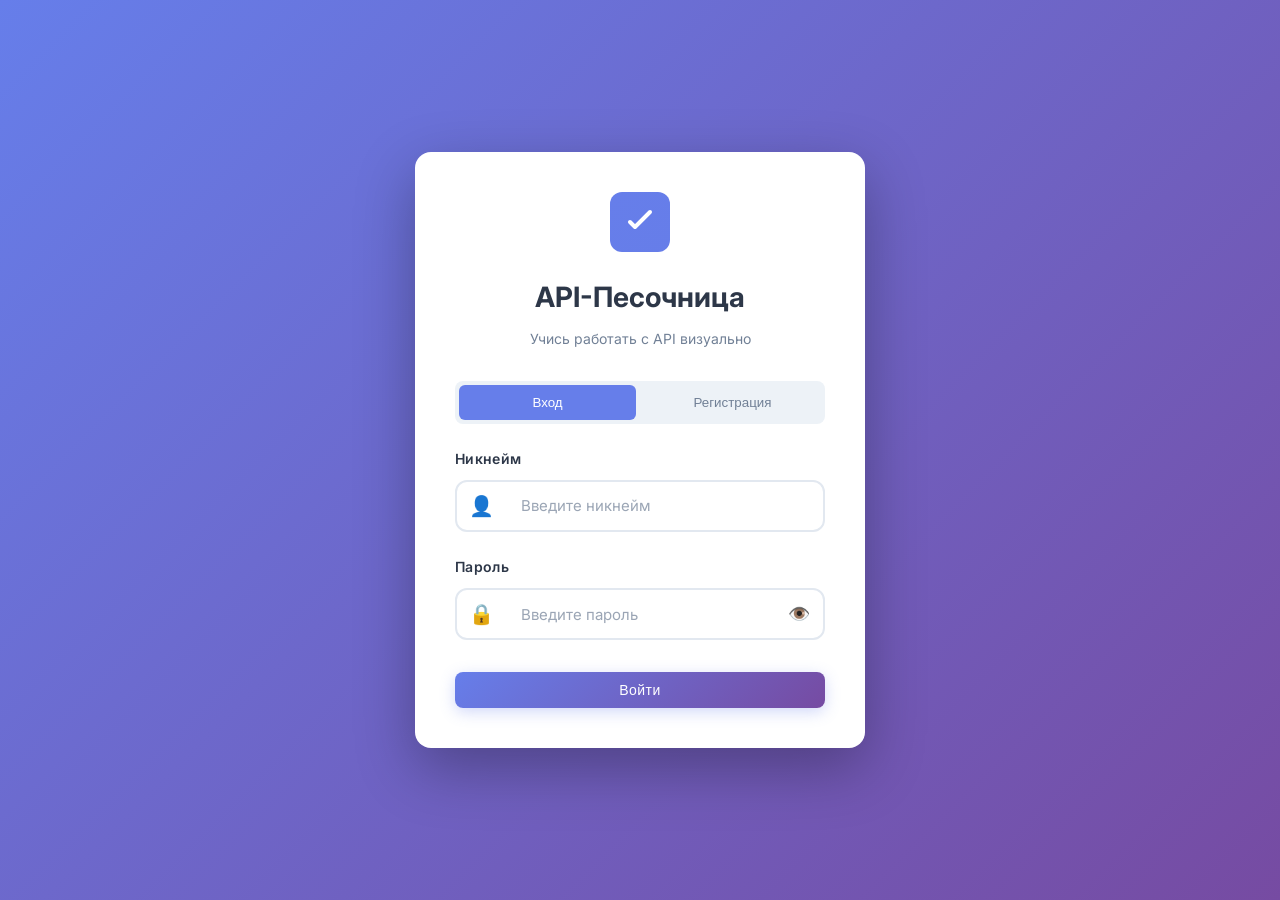
<file: index.html>
<!DOCTYPE html>
<html lang="ru">
<head>
    <meta charset="UTF-8">
    <meta name="viewport" content="width=device-width, initial-scale=1.0">
    <meta http-equiv="X-UA-Compatible" content="IE=edge">
    <title>API-Песочница - Визуальное тестирование API без программирования</title>
    <meta name="description" content="Интерактивная веб-платформа для тестирования API. Работайте с OpenAI, Telegram, VK, GitHub, Discord и другими API без написания кода. Конструктор HTTP запросов, визуальный интерфейс, обучение REST API.">
    <meta name="keywords" content="API, песочница, тестирование API, визуальный интерфейс, REST, HTTP запросы, разработка, обучение, OpenAI, Telegram, VK, GitHub, Discord, web-платформа, JSON, запрос, ответ, ключ API, авторизация, endpoint, статус-код, разработчики, обучение API, конструктор запросов, код без программирования, backend, frontend, Postman альтернатива, HTTP клиент, тест API, web-инструмент">
    <meta name="author" content="API-Песочница">
    <meta name="robots" content="index, follow">
    <meta name="language" content="Russian">
    <meta property="og:type" content="website">
    <meta property="og:title" content="API-Песочница - Визуальное тестирование API">
    <meta property="og:description" content="Интерактивная платформа для работы с API без программирования. Тестируйте OpenAI, Telegram, GitHub и другие API визуально.">
    <meta property="og:image" content="/favicon.png">
    <meta name="twitter:card" content="summary_large_image">
    <meta name="twitter:title" content="API-Песочница - Тестирование API визуально">
    <meta name="twitter:description" content="Интерактивная платформа для работы с API. Обучение REST API, конструктор запросов, без программирования.">
    <link rel="icon" type="image/svg+xml" href="/favicon.svg">
    <link rel="icon" type="image/png" sizes="32x32" href="/favicon-32x32.png">
    <link rel="icon" type="image/png" sizes="16x16" href="/favicon-16x16.png">
    <link rel="apple-touch-icon" sizes="180x180" href="/apple-touch-icon.png">
    <link rel="manifest" href="/site.webmanifest">
    <link rel="stylesheet" href="styles.css">
    <link rel="preconnect" href="https://fonts.googleapis.com">
    <link rel="preconnect" href="https://fonts.gstatic.com" crossorigin>
    <link href="https://fonts.googleapis.com/css2?family=Inter:wght@400;500;600;700&display=swap" rel="stylesheet">
    <link rel="canonical" href="https://yourdomain.com/">
</head>
<body>

    <div id="authScreen" class="auth-screen">
        <div class="auth-container">
            <div class="auth-logo">
                <svg width="60" height="60" viewBox="0 0 60 60" fill="none">
                    <rect width="60" height="60" rx="12" fill="url(#gradient)"/>
                    <path d="M20 30L25 35L40 20" stroke="white" stroke-width="4" stroke-linecap="round" stroke-linejoin="round"/>
                    <defs>
                        <linearGradient id="gradient" x1="0" y1="0" x2="60" y2="60">
                            <stop stop-color="#667eea"/>
                            <stop offset="1" stop-color="#764ba2"/>
                        </linearGradient>
                    </defs>
                </svg>
                <h1>API-Песочница</h1>
                <p>Учись работать с API визуально</p>
            </div>
            <div class="auth-tabs">
                <button class="auth-tab active" data-tab="login">Вход</button>
                <button class="auth-tab" data-tab="register">Регистрация</button>
            </div>
            <div id="loginForm" class="auth-form active">
                <div class="form-group">
                    <label for="loginUsername">Никнейм</label>
                    <div class="input-wrapper">
                        <span class="input-icon">👤</span>
                        <input type="text" id="loginUsername" class="auth-input" placeholder="Введите никнейм" autocomplete="username">
                    </div>
                </div>
                <div class="form-group">
                    <label for="loginPassword">Пароль</label>
                    <div class="input-wrapper">
                        <span class="input-icon">🔒</span>
                        <input type="password" id="loginPassword" class="auth-input" placeholder="Введите пароль" autocomplete="current-password">
                        <button type="button" class="toggle-password" onclick="togglePassword('loginPassword')" title="Показать/скрыть пароль">👁️</button>
                    </div>
                </div>
                <button class="btn-primary btn-auth" onclick="login()">Войти</button>
                <div id="loginError" class="error-message"></div>
            </div>
            <div id="registerForm" class="auth-form">
                <div class="form-group">
                    <label for="registerUsername">Никнейм</label>
                    <div class="input-wrapper">
                        <span class="input-icon">👤</span>
                        <input type="text" id="registerUsername" class="auth-input" placeholder="Минимум 3 символа" autocomplete="username">
                    </div>
                </div>
                <div class="form-group">
                    <label for="registerPassword">Пароль</label>
                    <div class="input-wrapper">
                        <span class="input-icon">🔒</span>
                        <input type="password" id="registerPassword" class="auth-input" placeholder="Минимум 6 символов" autocomplete="new-password">
                        <button type="button" class="toggle-password" onclick="togglePassword('registerPassword')" title="Показать/скрыть пароль">👁️</button>
                    </div>
                </div>
                <button class="btn-primary btn-auth" onclick="register()">Зарегистрироваться</button>
                <div id="registerError" class="error-message"></div>
            </div>
        </div>
    </div>
    <div id="mainApp" class="main-app" style="display: none;">
        <header class="header">
            <div class="header-content">
                <div class="logo">
                    <svg width="40" height="40" viewBox="0 0 60 60" fill="none">
                        <rect width="60" height="60" rx="12" fill="url(#gradient2)"/>
                        <path d="M20 30L25 35L40 20" stroke="white" stroke-width="4" stroke-linecap="round" stroke-linejoin="round"/>
                        <defs>
                            <linearGradient id="gradient2" x1="0" y1="0" x2="60" y2="60">
                                <stop stop-color="#667eea"/>
                                <stop offset="1" stop-color="#764ba2"/>
                            </linearGradient>
                        </defs>
                    </svg>
                    <span>API-Песочница</span>
                </div>
                <div class="header-actions">
                    <button class="theme-toggle" onclick="toggleTheme()" title="Сменить тему">
                        <span class="theme-icon">🌙</span>
                    </button>
                    <div class="user-info">
                        <span id="usernameDisplay"></span>
                        <button class="btn-secondary" onclick="logout()">Выйти</button>
                    </div>
                </div>
            </div>
        </header>
        <nav class="main-nav">
            <button class="nav-btn active" data-view="playground">
                <span class="nav-icon">🚀</span>
                Песочница
            </button>
            <button class="nav-btn" data-view="saved">
                <span class="nav-icon">💾</span>
                Сохранённые
            </button>
            <button class="nav-btn" data-view="tutorials">
                <span class="nav-icon">📚</span>
                Обучение
            </button>
            <button class="nav-btn" data-view="ratings">
                <span class="nav-icon">⭐</span>
                Рейтинг API
            </button>
            <button class="nav-btn" data-view="history">
                <span class="nav-icon">📊</span>
                История
            </button>
        </nav>
        <main class="main-content">
            <div id="playgroundView" class="view active">
                <div class="api-selector-section">
                    <label class="section-label" for="apiSelector">Выберите API</label>
                    <select id="apiSelector" class="api-selector" onchange="changeAPI()" title="Выберите API для работы" aria-label="Выберите API для работы">
                        <option value="">-- Выберите API --</option>
                        <option value="OpenAI">OpenAI (ChatGPT)</option>
                        <option value="Telegram">Telegram Bot API</option>
                        <option value="VK">VK API</option>
                        <option value="GitHub">GitHub API</option>
                        <option value="Discord">Discord API</option>
                        <option value="Twitter">Twitter API</option>
                        <option value="Google Maps">Google Maps API</option>
                        <option value="Stripe">Stripe API</option>
                        <option value="Spotify">Spotify API</option>
                        <option value="YouTube">YouTube Data API</option>
                    </select>
                </div>
                <div id="apiPlayground" class="api-playground" style="display: none;">
                    <div class="card">
                        <div class="card-header">
                            <h3>🔑 API Ключ</h3>
                            <button class="btn-help" onclick="showHelp('apiKey')" title="Что это?">?</button>
                        </div>
                        <div class="card-body">
                            <div class="input-group">
                                <input type="password" id="apiKeyInput" class="input-field" placeholder="Введите ваш API ключ">
                                <button class="btn-icon" onclick="toggleApiKeyVisibility()" title="Показать/скрыть">👁️</button>
                                <button class="btn-secondary" onclick="saveApiKey()">Сохранить</button>
                            </div>
                            <p class="hint">Ключ будет сохранён в вашем аккаунте и зашифрован</p>
                        </div>
                    </div>
                    <div class="card">
                        <div class="card-header">
                            <h3>🔧 Конструктор запроса</h3>
                        </div>
                        <div class="card-body">
                            <div class="form-group">
                                <label for="httpMethod">HTTP Метод</label>
                                <select id="httpMethod" class="select-field" title="Выберите HTTP метод запроса" aria-label="Выберите HTTP метод запроса">
                                    <option value="GET">GET</option>
                                    <option value="POST">POST</option>
                                    <option value="PUT">PUT</option>
                                    <option value="DELETE">DELETE</option>
                                    <option value="PATCH">PATCH</option>
                                </select>
                            </div>
                            <div class="form-group">
                                <label>
                                    Endpoint URL
                                    <button class="btn-help-inline" onclick="showHelp('endpoint')">?</button>
                                </label>
                                <input type="text" id="endpointUrl" class="input-field" placeholder="https://api.example.com/endpoint">
                            </div>
                            <div class="form-group">
                                <label>
                                    Заголовки (Headers)
                                    <button class="btn-help-inline" onclick="showHelp('headers')">?</button>
                                </label>
                                <textarea id="headersInput" class="textarea-field" rows="4" placeholder='{"Content-Type": "application/json"}'></textarea>
                            </div>
                            <div class="form-group" id="bodyGroup">
                                <label>
                                    Тело запроса (Body)
                                    <button class="btn-help-inline" onclick="showHelp('body')">?</button>
                                </label>
                                <textarea id="bodyInput" class="textarea-field" rows="6" placeholder='{"key": "value"}'></textarea>
                            </div>
                            <div class="button-group">
                                <button class="btn-primary btn-large" onclick="sendRequest()">
                                    🚀 Отправить запрос
                                </button>
                                <button class="btn-secondary" onclick="saveCurrentRequest()">
                                    💾 Сохранить
                                </button>
                                <button class="btn-secondary" onclick="clearForm()">
                                    🗑️ Очистить
                                </button>
                            </div>
                        </div>
                    </div>
                    <div class="card">
                        <div class="card-header">
                            <h3>📜 Предпросмотр запроса</h3>
                        </div>
                        <div class="card-body">
                            <pre id="requestPreview" class="code-block">Заполните форму выше для формирования запроса...</pre>
                        </div>
                    </div>
                    <div class="card" id="responseCard" style="display: none;">
                        <div class="card-header">
                            <h3>📩 Ответ от API</h3>
                            <div class="response-meta">
                                <span class="status-badge" id="statusBadge"></span>
                                <span class="time-badge" id="timeBadge"></span>
                            </div>
                        </div>
                        <div class="card-body">
                            <pre id="responseOutput" class="code-block response-block"></pre>
                        </div>
                    </div>
                </div>
                <div id="noApiSelected" class="empty-state">
                    <div class="empty-icon">🎯</div>
                    <h2>Выберите API для начала работы</h2>
                    <p>Выберите нужный API из списка выше, чтобы начать отправлять запросы</p>
                </div>
            </div>
            <div id="savedView" class="view">
                <div class="view-header">
                    <h2>💾 Сохранённые запросы</h2>
                </div>
                <div id="savedRequestsList" class="requests-list"></div>
            </div>
            <div id="tutorialsView" class="view">
                <div class="view-header">
                    <h2>📚 Учебные сценарии</h2>
                    <p>Готовые примеры для изучения работы с популярными API</p>
                </div>
                <div id="tutorialsList" class="tutorials-list"></div>
            </div>
            <div id="ratingsView" class="view">
                <div class="view-header">
                    <h2>⭐ Рейтинг популярных API</h2>
                    <p>Статистика использования API в песочнице</p>
                </div>
                <div id="ratingsChart" class="ratings-chart"></div>
            </div>
            <div id="historyView" class="view">
                <div class="view-header">
                    <h2>📊 История запросов</h2>
                </div>
                <div id="historyList" class="history-list"></div>
            </div>
        </main>
    </div>
    <div id="helpModal" class="modal">
        <div class="modal-content">
            <span class="modal-close" onclick="closeHelp()">&times;</span>
            <h2 id="helpTitle"></h2>
            <div id="helpContent"></div>
        </div>
    </div>
    <div id="saveModal" class="modal">
        <div class="modal-content">
            <span class="modal-close" onclick="closeSaveModal()">&times;</span>
            <h2>💾 Сохранить запрос</h2>
            <div class="form-group">
                <label>Название запроса</label>
                <input type="text" id="saveRequestName" class="input-field" placeholder="Например: Получить профиль пользователя">
            </div>
            <div class="form-group">
                <label>Описание (опционально)</label>
                <textarea id="saveRequestDescription" class="textarea-field" rows="3" placeholder="Краткое описание запроса"></textarea>
            </div>
            <div class="button-group">
                <button class="btn-primary" onclick="confirmSaveRequest()">Сохранить</button>
                <button class="btn-secondary" onclick="closeSaveModal()">Отмена</button>
            </div>
        </div>
    </div>
    <script src="script.js"></script>
</body>
</html>
</file>
<file: styles.css>
:root {
    --primary-color: #667eea;
    --primary-dark: #5568d3;
    --secondary-color: #764ba2;
    --success-color: #48bb78;
    --error-color: #f56565;
    --warning-color: #ed8936;
    --bg-primary: #ffffff;
    --bg-secondary: #f7fafc;
    --bg-tertiary: #edf2f7;
    --text-primary: #2d3748;
    --text-secondary: #718096;
    --border-color: #e2e8f0;
    --shadow: rgba(0, 0, 0, 0.1);
    --shadow-hover: rgba(0, 0, 0, 0.15);
    --card-bg: #ffffff;
    --input-bg: #ffffff;
    --code-bg: #f7fafc;
}
[data-theme="dark"] {
    --bg-primary: #1a202c;
    --bg-secondary: #2d3748;
    --bg-tertiary: #4a5568;
    --text-primary: #f7fafc;
    --text-secondary: #cbd5e0;
    --border-color: #4a5568;
    --shadow: rgba(0, 0, 0, 0.3);
    --shadow-hover: rgba(0, 0, 0, 0.4);
    --card-bg: #2d3748;
    --input-bg: #1a202c;
    --code-bg: #1a202c;
}
* {
    margin: 0;
    padding: 0;
    box-sizing: border-box;
}
body {
    font-family: 'Inter', -apple-system, BlinkMacSystemFont, 'Segoe UI', Roboto, sans-serif;
    background: var(--bg-secondary);
    color: var(--text-primary);
    line-height: 1.6;
    transition: background-color 0.3s ease, color 0.3s ease;
}
.auth-screen {
    min-height: 100vh;
    display: flex;
    align-items: center;
    justify-content: center;
    background: linear-gradient(135deg, #667eea 0%, #764ba2 100%);
    padding: 20px;
}
.auth-container {
    background: var(--card-bg);
    border-radius: 16px;
    padding: 40px;
    max-width: 450px;
    width: 100%;
    box-shadow: 0 20px 60px rgba(0, 0, 0, 0.3);
}
.auth-logo {
    text-align: center;
    margin-bottom: 30px;
}
.auth-logo svg {
    margin-bottom: 16px;
}
.auth-logo h1 {
    font-size: 28px;
    font-weight: 700;
    margin-bottom: 8px;
    color: var(--text-primary);
}
.auth-logo p {
    color: var(--text-secondary);
    font-size: 14px;
}
.auth-tabs {
    display: flex;
    gap: 8px;
    margin-bottom: 24px;
    background: var(--bg-tertiary);
    padding: 4px;
    border-radius: 8px;
}
.auth-tab {
    flex: 1;
    padding: 10px;
    border: none;
    background: transparent;
    color: var(--text-secondary);
    font-weight: 500;
    border-radius: 6px;
    cursor: pointer;
    transition: all 0.3s ease;
}
.auth-tab.active {
    background: var(--primary-color);
    color: white;
}
.auth-form {
    display: none;
}
.auth-form.active {
    display: block;
    animation: fadeIn 0.3s ease;
}
@keyframes fadeIn {
    from {
        opacity: 0;
        transform: translateY(10px);
    }
    to {
        opacity: 1;
        transform: translateY(0);
    }
}
.auth-form .form-group {
    margin-bottom: 24px;
}
.auth-form .form-group label {
    display: block;
    margin-bottom: 10px;
    font-weight: 600;
    font-size: 14px;
    color: var(--text-primary);
    letter-spacing: 0.3px;
}
.input-wrapper {
    position: relative;
    display: flex;
    align-items: center;
    background: var(--input-bg);
    border: 2px solid var(--border-color);
    border-radius: 12px;
    transition: all 0.3s cubic-bezier(0.4, 0, 0.2, 1);
    overflow: hidden;
}
.input-wrapper:hover {
    border-color: rgba(102, 126, 234, 0.5);
    box-shadow: 0 2px 8px rgba(102, 126, 234, 0.1);
}
.input-wrapper:focus-within {
    border-color: var(--primary-color);
    box-shadow: 0 0 0 4px rgba(102, 126, 234, 0.15), 0 4px 12px rgba(102, 126, 234, 0.2);
    transform: translateY(-1px);
}
.input-icon {
    display: flex;
    align-items: center;
    justify-content: center;
    width: 48px;
    height: 48px;
    font-size: 20px;
    color: var(--text-secondary);
    transition: all 0.3s ease;
    flex-shrink: 0;
}
.input-wrapper:focus-within .input-icon {
    color: var(--primary-color);
    transform: scale(1.1);
}
.auth-input {
    flex: 1;
    border: none;
    background: transparent;
    padding: 14px 16px;
    font-size: 15px;
    color: var(--text-primary);
    font-family: inherit;
    outline: none;
    transition: all 0.3s ease;
}
.auth-input::placeholder {
    color: var(--text-secondary);
    opacity: 0.7;
    transition: opacity 0.3s ease;
}
.auth-input:focus::placeholder {
    opacity: 0.5;
}
.toggle-password {
    display: flex;
    align-items: center;
    justify-content: center;
    width: 44px;
    height: 44px;
    border: none;
    background: transparent;
    cursor: pointer;
    font-size: 18px;
    color: var(--text-secondary);
    transition: all 0.3s ease;
    border-radius: 8px;
    margin-right: 4px;
    flex-shrink: 0;
}
.toggle-password:hover {
    color: var(--primary-color);
    background: rgba(102, 126, 234, 0.1);
    transform: scale(1.1);
}
.toggle-password:active {
    transform: scale(0.95);
}
.btn-auth {
    width: 100%;
    padding: 16px;
    font-size: 16px;
    font-weight: 600;
    margin-top: 8px;
    letter-spacing: 0.5px;
    box-shadow: 0 4px 15px rgba(102, 126, 234, 0.3);
    transition: all 0.3s cubic-bezier(0.4, 0, 0.2, 1);
}
.btn-auth:hover {
    transform: translateY(-2px);
    box-shadow: 0 6px 20px rgba(102, 126, 234, 0.4);
}
.btn-auth:active {
    transform: translateY(0);
    box-shadow: 0 4px 15px rgba(102, 126, 234, 0.3);
}
.main-app {
    min-height: 100vh;
    display: flex;
    flex-direction: column;
}
.header {
    background: var(--card-bg);
    border-bottom: 1px solid var(--border-color);
    padding: 16px 0;
    position: sticky;
    top: 0;
    z-index: 100;
    box-shadow: 0 2px 4px var(--shadow);
}
.header-content {
    max-width: 1400px;
    margin: 0 auto;
    padding: 0 24px;
    display: flex;
    justify-content: space-between;
    align-items: center;
}
.logo {
    display: flex;
    align-items: center;
    gap: 12px;
    font-size: 20px;
    font-weight: 700;
    color: var(--text-primary);
}
.header-actions {
    display: flex;
    align-items: center;
    gap: 16px;
}
.theme-toggle {
    width: 40px;
    height: 40px;
    border-radius: 8px;
    border: 1px solid var(--border-color);
    background: var(--bg-secondary);
    cursor: pointer;
    display: flex;
    align-items: center;
    justify-content: center;
    font-size: 20px;
    transition: all 0.3s ease;
}
.theme-toggle:hover {
    transform: scale(1.05);
    box-shadow: 0 4px 8px var(--shadow);
}
.user-info {
    display: flex;
    align-items: center;
    gap: 12px;
    color: var(--text-secondary);
    font-weight: 500;
}
.main-nav {
    background: var(--card-bg);
    border-bottom: 1px solid var(--border-color);
    padding: 0 24px;
    display: flex;
    gap: 8px;
    max-width: 1400px;
    margin: 0 auto;
    width: 100%;
    overflow-x: auto;
}
.nav-btn {
    padding: 12px 20px;
    border: none;
    background: transparent;
    color: var(--text-secondary);
    font-weight: 500;
    cursor: pointer;
    border-bottom: 2px solid transparent;
    transition: all 0.3s ease;
    display: flex;
    align-items: center;
    gap: 8px;
    white-space: nowrap;
}
.nav-btn:hover {
    color: var(--primary-color);
}
.nav-btn.active {
    color: var(--primary-color);
    border-bottom-color: var(--primary-color);
}
.nav-icon {
    font-size: 18px;
}
.main-content {
    flex: 1;
    max-width: 1400px;
    width: 100%;
    margin: 0 auto;
    padding: 24px;
}
.view {
    display: none;
    animation: fadeIn 0.3s ease;
}
.view.active {
    display: block;
}
.view-header {
    margin-bottom: 24px;
}
.view-header h2 {
    font-size: 28px;
    font-weight: 700;
    margin-bottom: 8px;
}
.view-header p {
    color: var(--text-secondary);
    font-size: 16px;
}
.card {
    background: var(--card-bg);
    border-radius: 12px;
    padding: 24px;
    margin-bottom: 20px;
    box-shadow: 0 2px 8px var(--shadow);
    transition: box-shadow 0.3s ease;
}
.card:hover {
    box-shadow: 0 4px 12px var(--shadow-hover);
}
.card-header {
    display: flex;
    justify-content: space-between;
    align-items: center;
    margin-bottom: 20px;
}
.card-header h3 {
    font-size: 18px;
    font-weight: 600;
}
.form-group {
    margin-bottom: 20px;
}
.form-group label {
    display: block;
    margin-bottom: 8px;
    font-weight: 500;
    color: var(--text-primary);
}
.input-field,
.select-field,
.textarea-field {
    width: 100%;
    padding: 12px 16px;
    border: 1px solid var(--border-color);
    border-radius: 8px;
    background: var(--input-bg);
    color: var(--text-primary);
    font-size: 14px;
    font-family: inherit;
    transition: all 0.3s ease;
}
.input-field:focus,
.select-field:focus,
.textarea-field:focus {
    outline: none;
    border-color: var(--primary-color);
    box-shadow: 0 0 0 3px rgba(102, 126, 234, 0.1);
}
.textarea-field {
    resize: vertical;
    font-family: 'Courier New', monospace;
}
.input-group {
    display: flex;
    gap: 8px;
}
.input-group .input-field {
    flex: 1;
}
.btn-primary,
.btn-secondary,
.btn-help,
.btn-icon {
    padding: 10px 20px;
    border: none;
    border-radius: 8px;
    font-weight: 500;
    cursor: pointer;
    transition: all 0.3s ease;
    font-size: 14px;
}
.btn-primary {
    background: linear-gradient(135deg, var(--primary-color), var(--secondary-color));
    color: white;
}
.btn-primary:hover {
    transform: translateY(-2px);
    box-shadow: 0 4px 12px rgba(102, 126, 234, 0.4);
}
.btn-large {
    padding: 14px 28px;
    font-size: 16px;
    font-weight: 600;
}
.btn-secondary {
    background: var(--bg-tertiary);
    color: var(--text-primary);
    border: 1px solid var(--border-color);
}
.btn-secondary:hover {
    background: var(--border-color);
}
.btn-help {
    width: 32px;
    height: 32px;
    padding: 0;
    background: var(--bg-tertiary);
    color: var(--text-primary);
    border-radius: 50%;
    font-weight: 700;
}
.btn-help-inline {
    background: transparent;
    border: none;
    color: var(--primary-color);
    cursor: pointer;
    font-size: 14px;
    padding: 0 4px;
    margin-left: 4px;
}
.btn-icon {
    padding: 10px;
    background: var(--bg-tertiary);
    color: var(--text-primary);
}
.button-group {
    display: flex;
    gap: 12px;
    flex-wrap: wrap;
}
.api-selector-section {
    margin-bottom: 24px;
}
.section-label {
    display: block;
    font-size: 14px;
    font-weight: 600;
    margin-bottom: 12px;
    color: var(--text-primary);
}
.api-selector {
    width: 100%;
    max-width: 400px;
    padding: 14px 16px;
    border: 2px solid var(--border-color);
    border-radius: 8px;
    background: var(--card-bg);
    color: var(--text-primary);
    font-size: 16px;
    font-weight: 500;
    cursor: pointer;
    transition: all 0.3s ease;
}
.api-selector:focus {
    outline: none;
    border-color: var(--primary-color);
}
.api-playground {
    animation: slideIn 0.4s ease;
}
@keyframes slideIn {
    from {
        opacity: 0;
        transform: translateY(20px);
    }
    to {
        opacity: 1;
        transform: translateY(0);
    }
}
.code-block {
    background: var(--code-bg);
    border: 1px solid var(--border-color);
    border-radius: 8px;
    padding: 16px;
    overflow-x: auto;
    font-family: 'Courier New', monospace;
    font-size: 13px;
    line-height: 1.6;
    color: var(--text-primary);
}
.response-block {
    max-height: 500px;
    overflow-y: auto;
}
.response-meta {
    display: flex;
    gap: 12px;
    align-items: center;
}
.status-badge {
    padding: 4px 12px;
    border-radius: 6px;
    font-size: 12px;
    font-weight: 600;
}
.status-success {
    background: rgba(72, 187, 120, 0.1);
    color: var(--success-color);
}
.status-error {
    background: rgba(245, 101, 101, 0.1);
    color: var(--error-color);
}
.time-badge {
    padding: 4px 12px;
    border-radius: 6px;
    font-size: 12px;
    background: var(--bg-tertiary);
    color: var(--text-secondary);
    font-weight: 500;
}
.empty-state {
    text-align: center;
    padding: 80px 20px;
}
.empty-icon {
    font-size: 64px;
    margin-bottom: 16px;
}
.empty-state h2 {
    font-size: 24px;
    margin-bottom: 8px;
    color: var(--text-primary);
}
.empty-state p {
    color: var(--text-secondary);
    font-size: 16px;
}
.requests-list,
.tutorials-list,
.history-list {
    display: grid;
    gap: 16px;
}
.request-card,
.tutorial-card,
.history-card {
    background: var(--card-bg);
    border-radius: 12px;
    padding: 20px;
    box-shadow: 0 2px 8px var(--shadow);
    transition: all 0.3s ease;
    cursor: pointer;
}
.request-card:hover,
.tutorial-card:hover {
    transform: translateY(-2px);
    box-shadow: 0 4px 12px var(--shadow-hover);
}
.request-card h4,
.tutorial-card h4 {
    font-size: 16px;
    margin-bottom: 8px;
    color: var(--text-primary);
}
.request-meta {
    display: flex;
    gap: 12px;
    margin-bottom: 12px;
    flex-wrap: wrap;
}
.meta-badge {
    padding: 4px 10px;
    border-radius: 6px;
    font-size: 12px;
    font-weight: 500;
}
.method-get {
    background: rgba(72, 187, 120, 0.1);
    color: var(--success-color);
}
.method-post {
    background: rgba(66, 153, 225, 0.1);
    color: #4299e1;
}
.method-put,
.method-patch {
    background: rgba(237, 137, 54, 0.1);
    color: var(--warning-color);
}
.method-delete {
    background: rgba(245, 101, 101, 0.1);
    color: var(--error-color);
}
.api-badge {
    background: var(--bg-tertiary);
    color: var(--text-primary);
}
.tutorial-badge {
    background: rgba(102, 126, 234, 0.1);
    color: var(--primary-color);
}
.request-description {
    color: var(--text-secondary);
    font-size: 14px;
    margin-bottom: 12px;
}
.request-endpoint {
    font-family: 'Courier New', monospace;
    font-size: 13px;
    color: var(--text-secondary);
    background: var(--code-bg);
    padding: 8px 12px;
    border-radius: 6px;
    overflow: hidden;
    text-overflow: ellipsis;
    white-space: nowrap;
}
.request-actions {
    display: flex;
    gap: 8px;
    margin-top: 12px;
}
.request-actions button {
    flex: 1;
}
.ratings-chart {
    display: grid;
    gap: 12px;
}
.rating-item {
    background: var(--card-bg);
    border-radius: 12px;
    padding: 20px;
    display: flex;
    align-items: center;
    gap: 16px;
    box-shadow: 0 2px 8px var(--shadow);
}
.rating-position {
    font-size: 24px;
    font-weight: 700;
    color: var(--text-secondary);
    min-width: 40px;
}
.rating-info {
    flex: 1;
}
.rating-name {
    font-size: 18px;
    font-weight: 600;
    margin-bottom: 4px;
}
.rating-bar {
    height: 8px;
    background: var(--bg-tertiary);
    border-radius: 4px;
    overflow: hidden;
    margin-top: 8px;
}
.rating-fill {
    height: 100%;
    background: linear-gradient(90deg, var(--primary-color), var(--secondary-color));
    transition: width 0.6s ease;
}
.rating-count {
    font-size: 20px;
    font-weight: 600;
    color: var(--primary-color);
}
.history-card {
    cursor: default;
}
.history-time {
    color: var(--text-secondary);
    font-size: 13px;
    margin-top: 8px;
}
.modal {
    display: none;
    position: fixed;
    z-index: 1000;
    left: 0;
    top: 0;
    width: 100%;
    height: 100%;
    background: rgba(0, 0, 0, 0.6);
    backdrop-filter: blur(4px);
}
.modal.active {
    display: flex;
    align-items: center;
    justify-content: center;
    animation: fadeIn 0.3s ease;
}
.modal-content {
    background: var(--card-bg);
    border-radius: 16px;
    padding: 32px;
    max-width: 500px;
    width: 90%;
    max-height: 90vh;
    overflow-y: auto;
    position: relative;
    animation: slideIn 0.3s ease;
}
.modal-close {
    position: absolute;
    top: 16px;
    right: 16px;
    font-size: 28px;
    font-weight: 700;
    color: var(--text-secondary);
    cursor: pointer;
    line-height: 1;
    transition: color 0.3s ease;
}
.modal-close:hover {
    color: var(--text-primary);
}
.modal-content h2 {
    margin-bottom: 20px;
    font-size: 24px;
}
.hint {
    font-size: 13px;
    color: var(--text-secondary);
    margin-top: 8px;
}
.error-message {
    margin-top: 12px;
    padding: 12px;
    background: rgba(245, 101, 101, 0.1);
    border-left: 4px solid var(--error-color);
    color: var(--error-color);
    border-radius: 6px;
    font-size: 14px;
    display: none;
}
.error-message.active {
    display: block;
    animation: fadeIn 0.3s ease;
}
@media (max-width: 768px) {
    .header-content {
        padding: 0 16px;
    }
    .logo span {
        display: none;
    }
    .main-content {
        padding: 16px;
    }
    .card {
        padding: 16px;
    }
    .auth-container {
        padding: 24px;
    }
    .input-wrapper {
        border-radius: 10px;
    }
    .input-icon {
        width: 44px;
        height: 44px;
        font-size: 18px;
    }
    .auth-input {
        padding: 12px 14px;
        font-size: 16px;
    }
    .toggle-password {
        width: 40px;
        height: 40px;
        font-size: 16px;
    }
    .button-group {
        flex-direction: column;
    }
    .button-group button {
        width: 100%;
    }
    .nav-btn span:not(.nav-icon) {
        display: none;
    }
    .user-info span {
        display: none;
    }
}
::-webkit-scrollbar {
    width: 8px;
    height: 8px;
}
::-webkit-scrollbar-track {
    background: var(--bg-tertiary);
}
::-webkit-scrollbar-thumb {
    background: var(--border-color);
    border-radius: 4px;
}
::-webkit-scrollbar-thumb:hover {
    background: var(--text-secondary);
}
</file>
